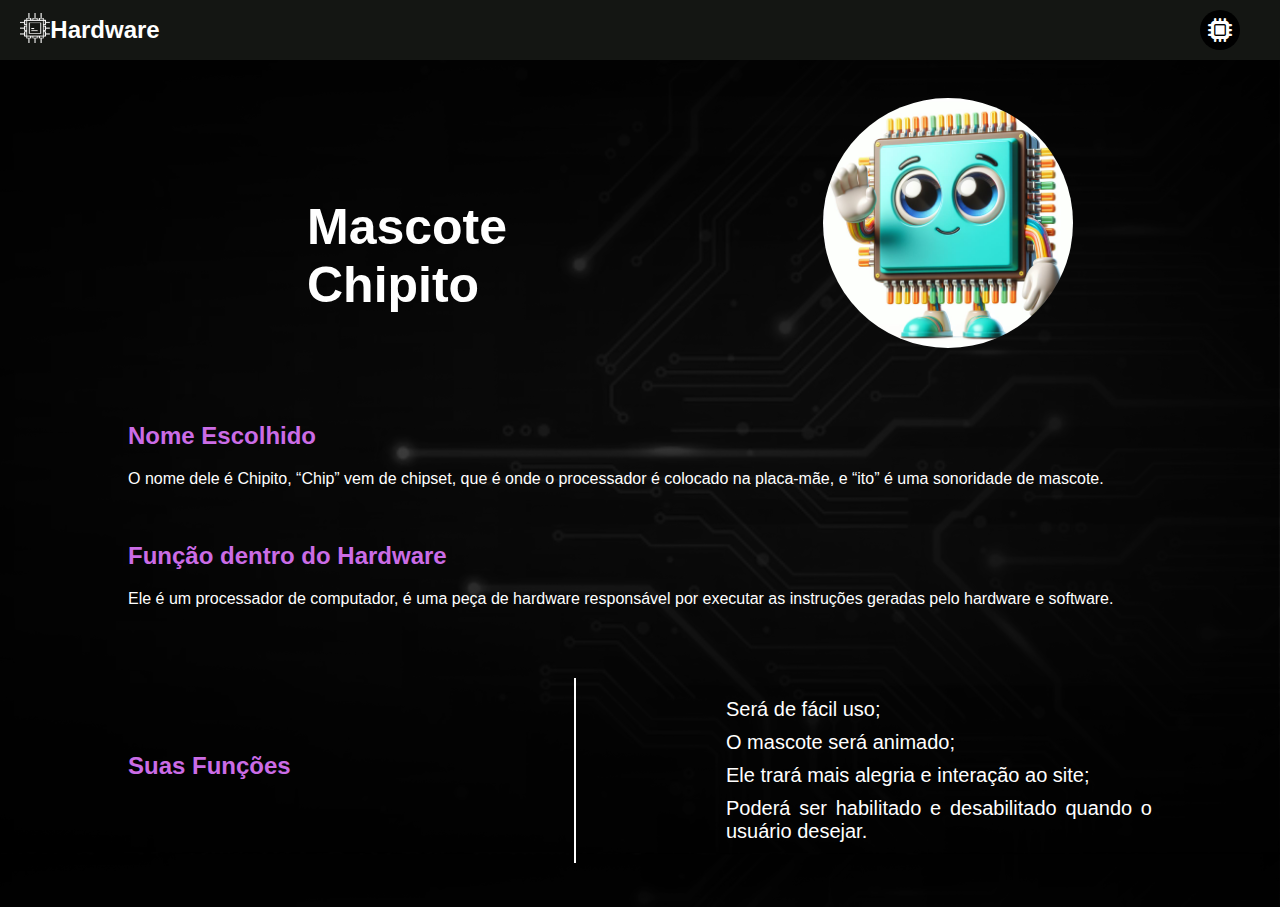
<file: index7.html>
<!DOCTYPE html>
<html lang="pt-BR">

<head>
    <meta http-equiv="Content-Type" content="text/html; charset=utf-8">
    <meta name="viewport" content="width=device-width, initial-scale=1.0">
    <title>Chipito</title>
    <link href="https://fonts.cdnfonts.com/css/arca-majora-3" rel="stylesheet">
    <link rel="stylesheet" href="https://cdnjs.cloudflare.com/ajax/libs/font-awesome/6.4.0/css/all.min.css">
    <link rel="icon" href="./img/logo.png">
    <link rel="stylesheet" href="./css/style7.css">
    <link rel="stylesheet" href="./css/menu.css">

</head>

<body>
    <header>
        <div class="left-content">
            <div class="logo">
                <img src="./img/logo.png" alt="Logo">
            </div>
            <div class="title">
                <a href="./index.html">Hardware</a>
            </div>
        </div>
        <div class="menu-container">
            <div class="menu-toggle">
                <i class="fas fa-microchip"></i>
            </div>
            <nav class="menu">
                <a href="./index2.html" class="menu-item" data-text="Introdução ao Hardware">
                    <i class="fas fa-book"></i>
                </a>
                <a href="./index3.html" class="menu-item" data-text="Cursos">
                    <i class="fas fa-graduation-cap"></i>
                </a>
                <a href="./index6.html" class="menu-item" data-text="Profissões">
                    <i class="fas fa-briefcase"></i>
                </a>
                <a href="./index4.html" class="menu-item" data-text="Entrevistas">
                    <i class="fas fa-microphone"></i>
                </a>
                <a href="./index5.html" class="menu-item" data-text="Tendências">
                    <i class="fas fa-chart-line"></i>
                </a>
            </nav>
    </header>
    <br>
   
   
    <div class="container">
        <div class="imagem">
            <h1>Mascote <br>Chipito</h1> <br>
            <img src="./img/mascote.jpg" alt="Imagem do Tópico 1">
        </div>

        <br><br><br>
        <h2>Nome Escolhido</h2>
        <p>O nome dele é Chipito, “Chip” vem de chipset, que é onde o processador é colocado na placa-mãe, e “ito” é uma
            sonoridade de mascote.
        </p>
        <br>
        <h2>Função dentro do Hardware</h2>
        <p>Ele é um processador de computador, é uma peça de hardware responsável por executar as instruções geradas
            pelo hardware e software.</p>
        <br><br><br>


        <div class="t1">
            <div class="texto-coluna">
                <br><br><br>
                <h2>Suas Funções</h2>
            </div>
            <div class="topicos-coluna">

                <ul class="topicos-lista">
                    <li>Será de fácil uso;</li>
                    <li>O mascote será animado;</li>
                    <li>Ele trará mais alegria e interação ao site;</li>
                    <li>Poderá ser habilitado e desabilitado quando o
                        usuário desejar.</li>
                </ul>
            </div>
        </div>
    </div>
    <div class="mascote-container" id="mascoteContainer">
        <div class="caixa-branca">
            <video src="./img/mascotevideo.mp4" class="mascote" id="mascote" muted></video>

            <center><button class="botao-clique-aqui" id="botaoCliqueAqui" style="display: none;">
                    Saiba Mais sobre o Chipito
                </button></center>
        </div>
    </div>
    
    <button class="botao-mascote" id="botaoMascote">
        <img src="./img/mascote.jpg" alt="Botão Mascote" class="imagem-botao">
    </button>


    <script text="javascript" src="./js/script.js"></script>
</body>

</html>
</file>
<file: css/style7.css>
@import url('https://fonts.cdnfonts.com/css/arca-majora-3');

body {
    margin: 0;
    font-family: 'Arca Majora 3', sans-serif;
    background-color: black;
    color: white;
}

header {
    display: flex;
    align-items: center;
    justify-content: space-between;
    background-color: rgb(20, 22, 19);
    color: #fff;
    padding: 10px 20px;
}

.logo img {
    height: 30px;
}

nav ul {

    font-weight: bold;
    list-style-type: none;
    padding: 0;
    margin: 0;
}

nav ul li {
    display: inline;
}

nav ul li a {

    text-decoration: none;
    color: #fff;
    padding: 10px 20px;
}

.title {

    text-decoration: none;
    font-weight: bold;
    font-size: 1.5em;
}

.title a {
    color: white;
    text-decoration: none;

}

.left-content {
    display: flex;
    align-items: center;
}

h1 {
    font-size: 50px;
    color: white;
    margin-top: 100px;
    margin-left: 100px;
}

.container {
    width: 80%;
    max-width: 1200px;
    margin: 20px auto;
    text-align: justify;

}

.t1 {
    display: flex;
    justify-content: space-between;
    align-items: flex-start;
}

.imagem {
    display: flex;
    justify-content: space-around;
}

.imagem img {
    width: 250px;
    height: 250px;
    border-radius: 100%;
}

h2 {
    color: #CB6CE6;
}

.texto-coluna {
    flex: 1;
    margin-right: 20px;
    text-align: justify;

}

.topicos-coluna {
    flex: 1;
    border-left: 2px solid white;
    padding-left: 150px;
}

.topicos-lista {
    padding: 0;
    font-size: 20px;
}

.topicos-lista li {
    margin-bottom: 10px;
    list-style-type: none;
}

#corP {
    color: #CB6CE6;
}

#audio-button {
    background: none;
    border: none;
    cursor: pointer;
    outline: none;
}

#audio-button img {
    height: 60px;
}

.botao-mascote, .mascote{
    display: none;
}
</file>
<file: css/menu.css>
body{
    background-image: url("../img/Design\ sem\ nome.png");
    background-size: 100%;
}
.menu-container {
    position: relative;
    width: 60px;
}

.menu-toggle {
    position: relative;
    width: 40px;
    height: 40px;
    background-color: #000000;
    border-radius: 50%;
    cursor: pointer;
    display: flex;
    justify-content: center;
    align-items: center;
    z-index: 10;
    transition: all 0.5s cubic-bezier(0.68, -0.55, 0.265, 1.55);
}

.menu-toggle i {
    color: white;
    font-size: 24px;
    transition: transform 0.5s ease;
}

.menu-toggle.active i {
    transform: rotate(180deg);
}

.menu {
    position: absolute;
    top: 70px;
    left: 0;
    width: 60px;
    display: flex;
    flex-direction: column;
    align-items: center;
    gap: 10px;
    overflow: hidden;
    height: 0;
    transition: height 0.5s ease;
}

.menu.active {
    height: 310px;
}

.menu-item {
    position: relative;
    width: 50px;
    height: 50px;
    background-color: #2f3134;
    border-radius: 50%;
    display: flex;
    justify-content: center;
    align-items: center;
    text-decoration: none;
    color: white;
    transition: all 0.5s cubic-bezier(0.68, -0.55, 0.265, 1.55);
    opacity: 0;
    transform: translateY(-20px);
}

.menu-item i {
    font-size: 20px;
    transition: transform 0.3s ease;
}

.menu-item:hover i {
    transform: scale(1.2);
}

.menu.active .menu-item {
    opacity: 1;
    transform: translateY(0);
}

.tooltip {
    position: absolute;
    background-color: rgba(0, 0, 0, 0.7);
    color: white;
    padding: 5px 10px;
    border-radius: 5px;
    font-size: 12px;
    white-space: nowrap;
    opacity: 0;
    pointer-events: none;
    transition: opacity 0.3s ease, transform 0.3s ease;
    z-index: 100;
}
</file>
